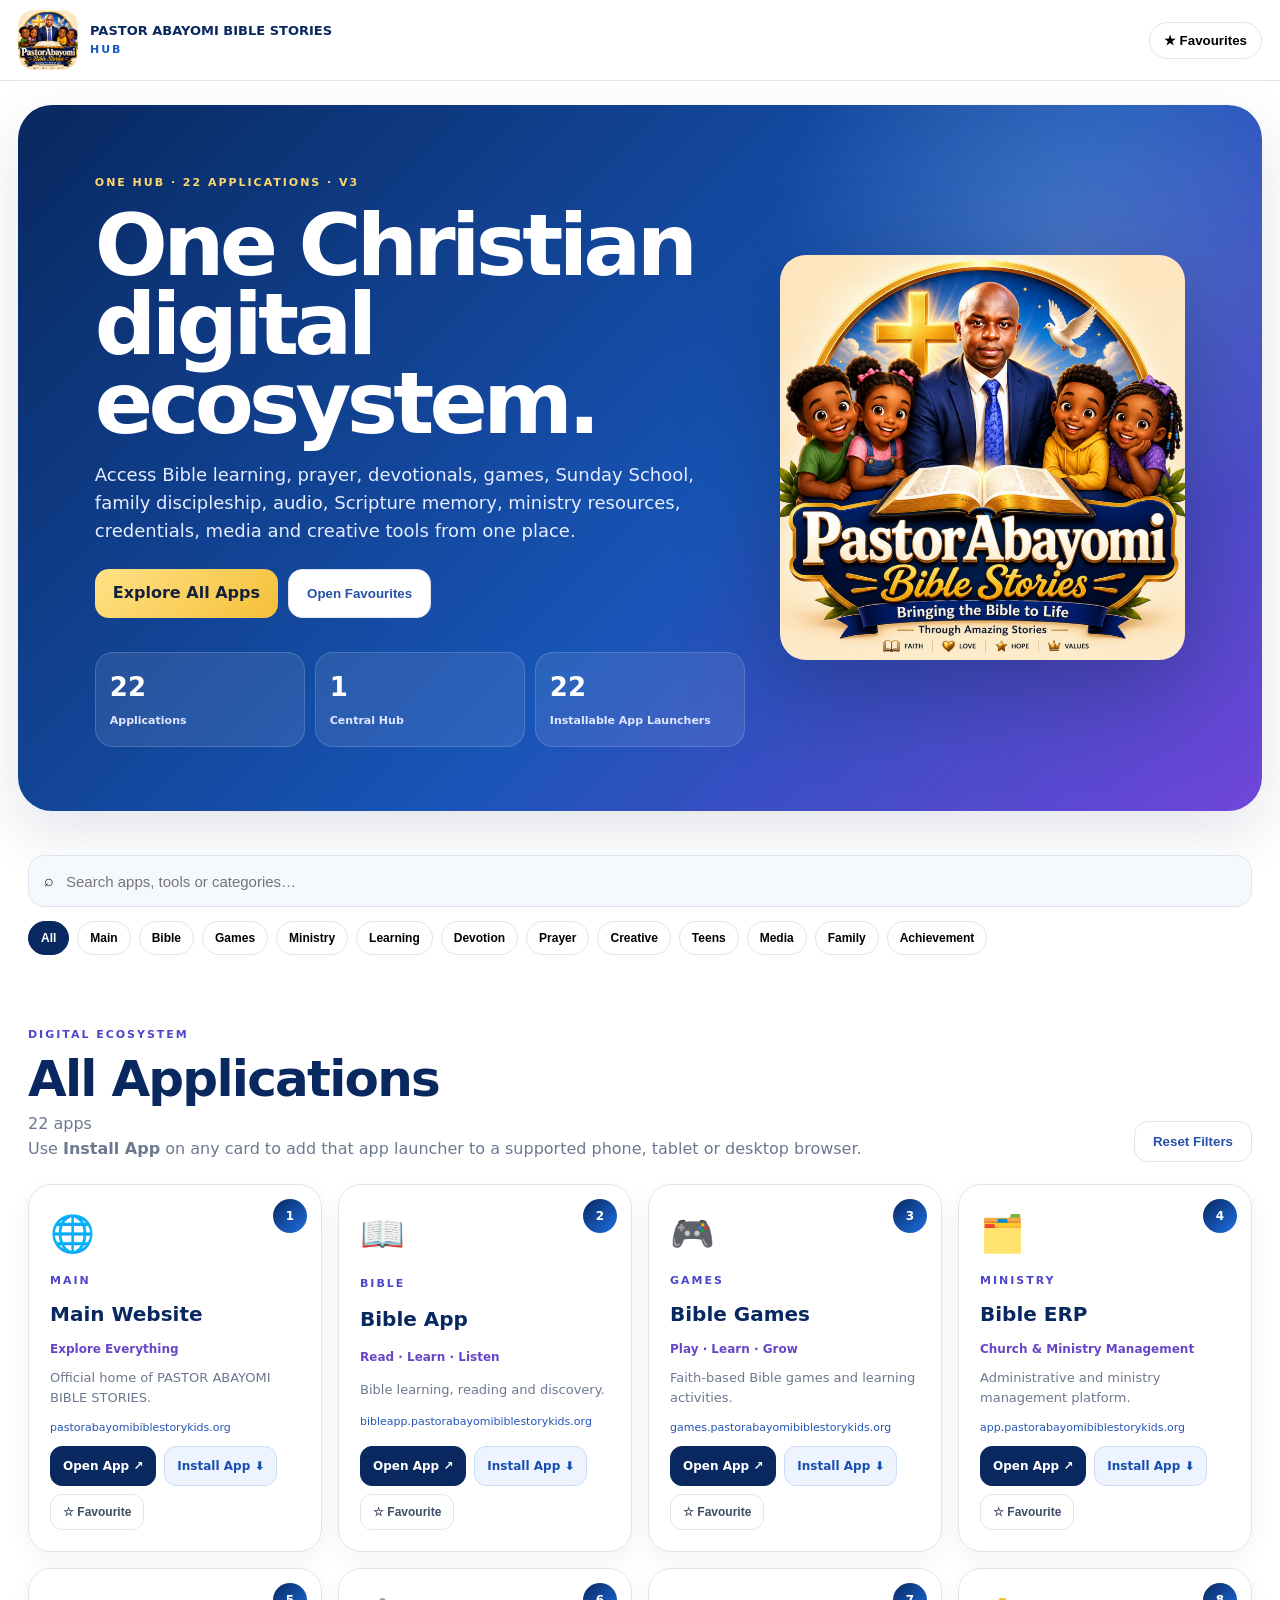
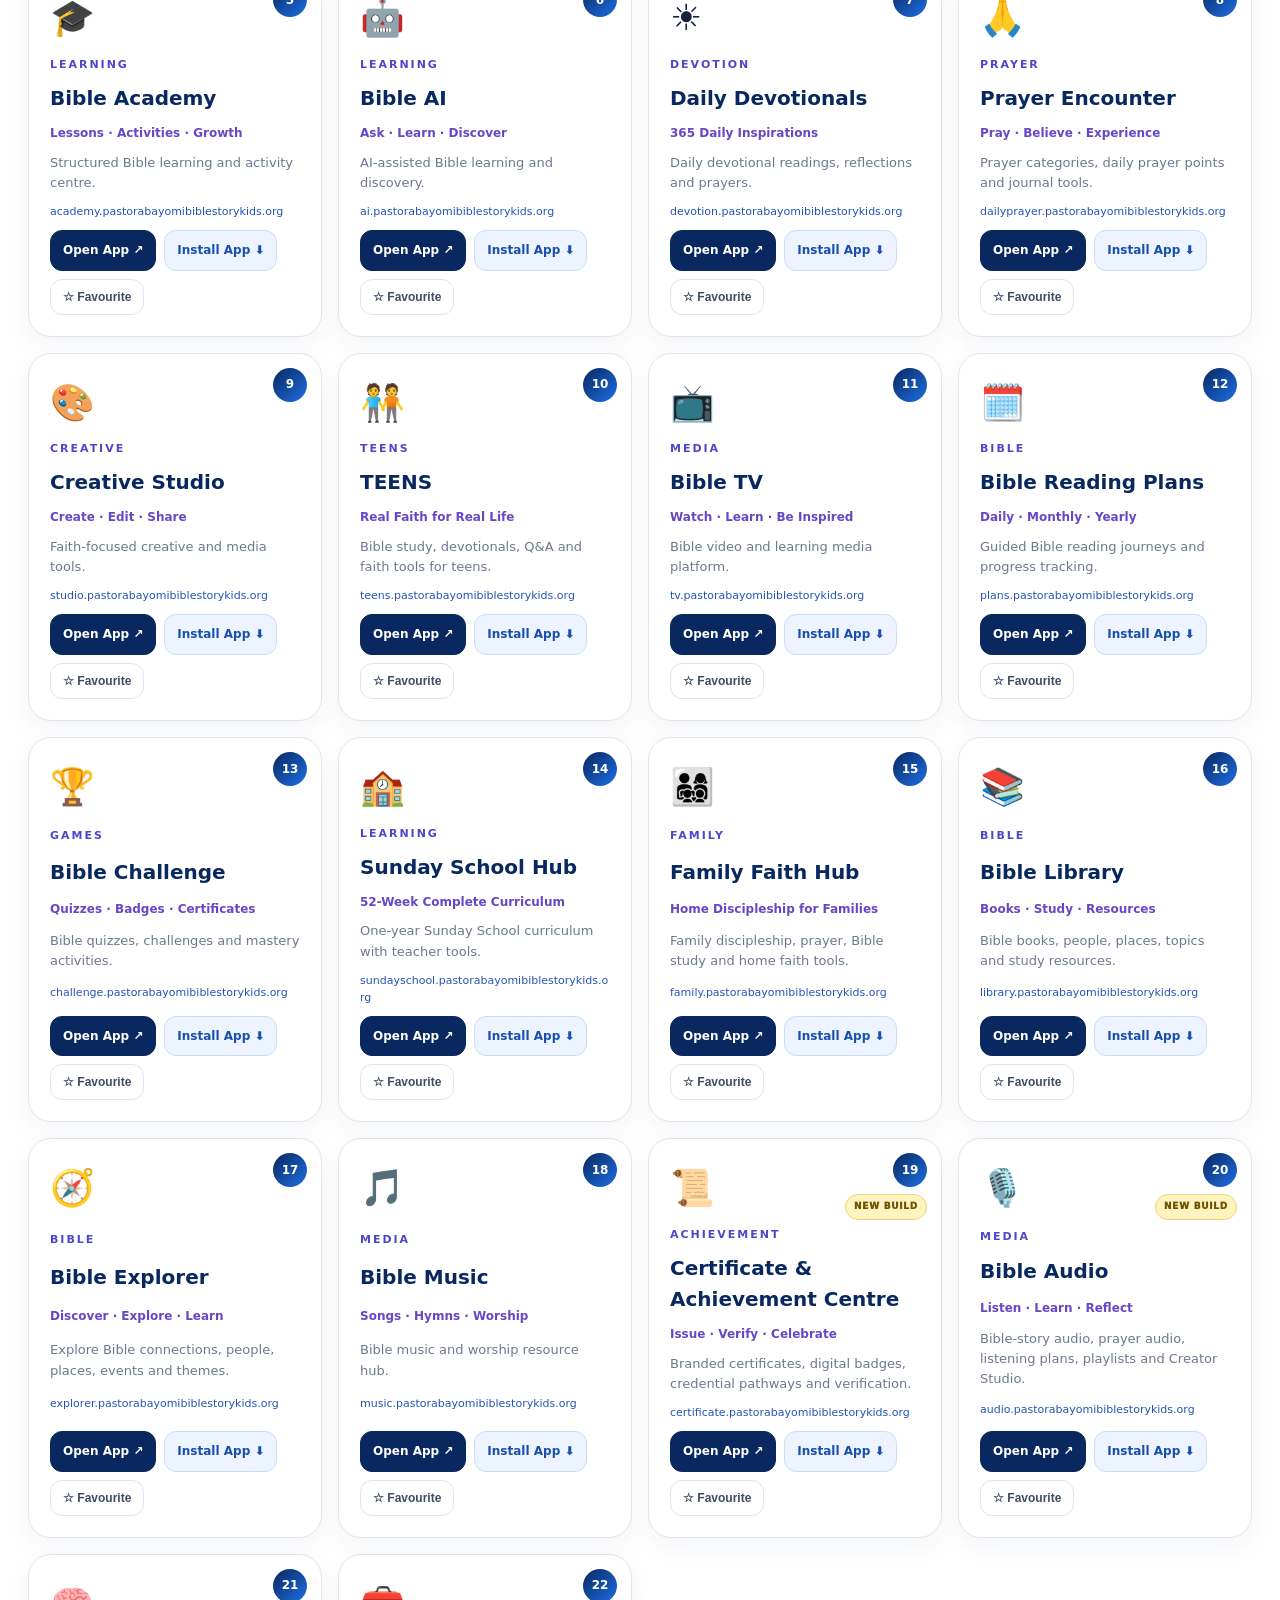
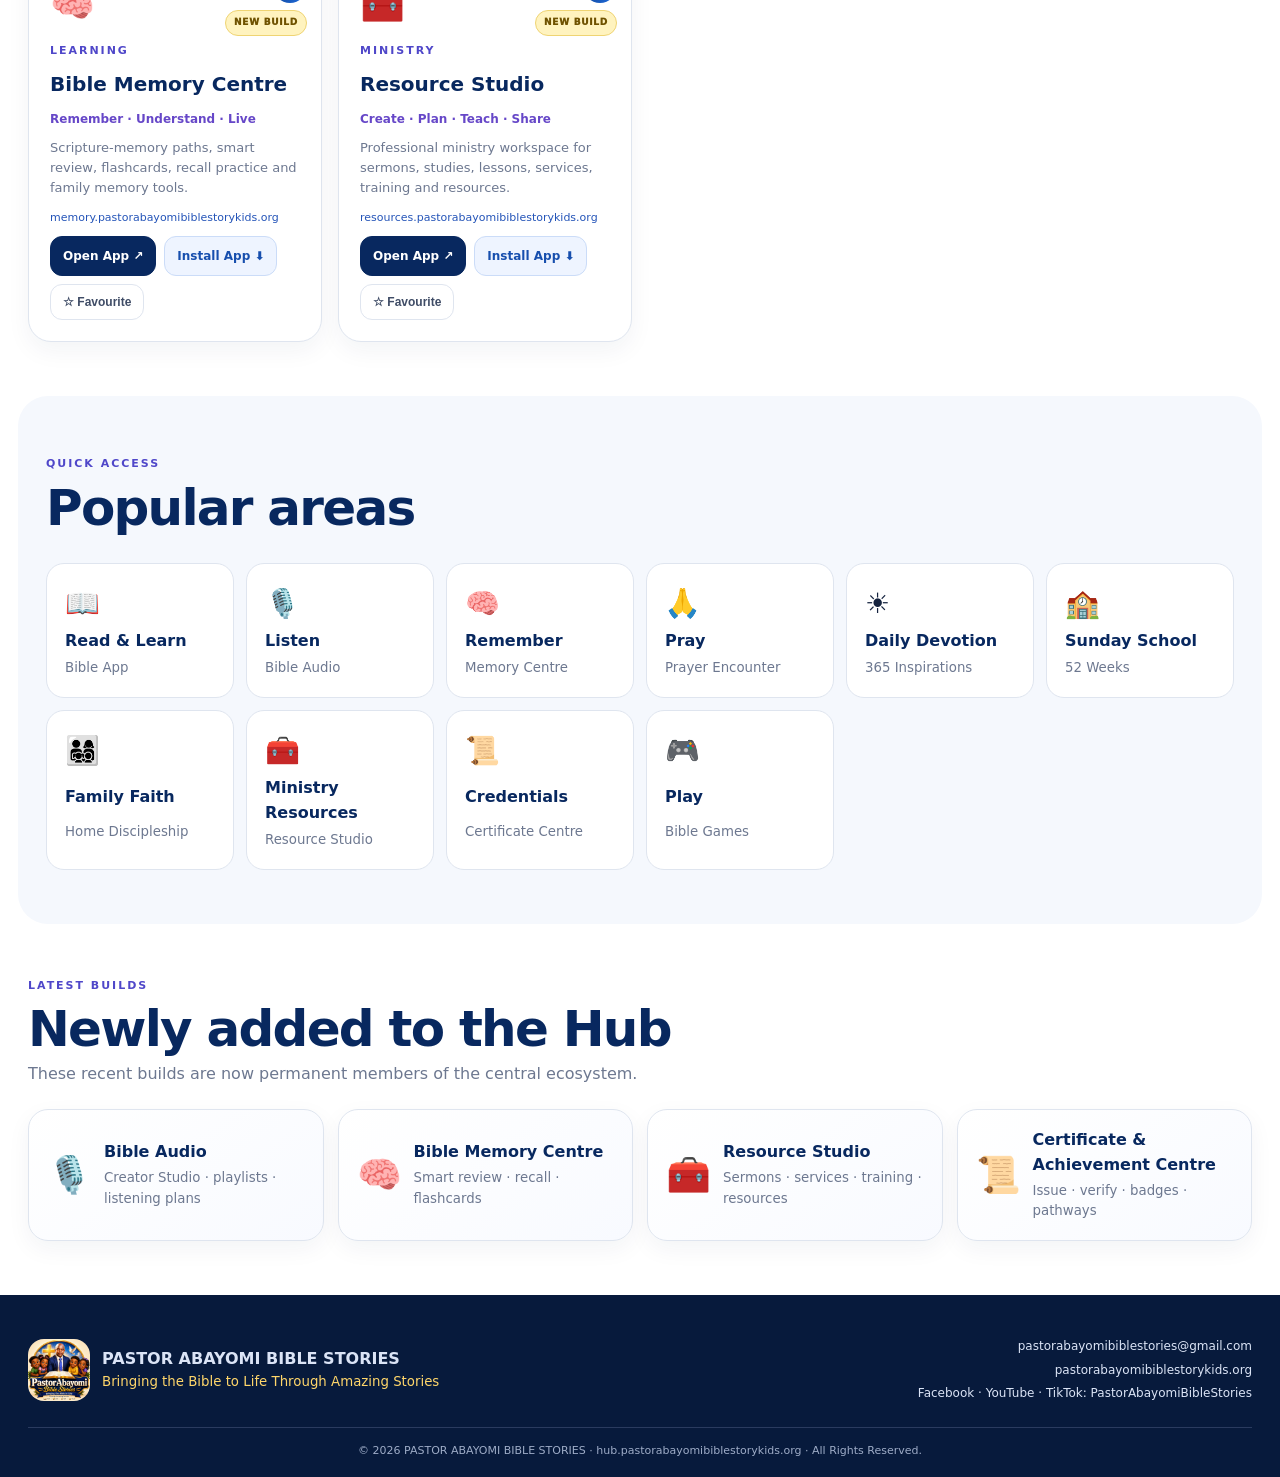
<file: index.html>
<!doctype html><html lang="en"><head><meta charset="utf-8"><meta name="viewport" content="width=device-width,initial-scale=1"><meta name="theme-color" content="#0a2b66"><title>PASTOR ABAYOMI BIBLE STORIES HUB</title><meta name="description" content="Central gateway to all PASTOR ABAYOMI BIBLE STORIES digital applications."><link rel="icon" href="assets/brand-logo.png"><link rel="manifest" href="manifest.webmanifest"><link rel="stylesheet" href="styles.css"></head><body><a class="skip" href="#apps">Skip to apps</a><header class="topbar"><a class="brand" href="index.html"><img src="assets/brand-logo.png" alt="PASTOR ABAYOMI BIBLE STORIES logo"><span><b>PASTOR ABAYOMI BIBLE STORIES</b><small>HUB</small></span></a><div class="top-actions"><button id="favOnly" class="chip">★ Favourites</button><button id="menuBtn" class="menu">☰</button></div></header><main><section class="hero"><div class="hero-copy"><span class="eyebrow">ONE HUB · 22 APPLICATIONS · v3</span><h1>One Christian digital ecosystem.</h1><p>Access Bible learning, prayer, devotionals, games, Sunday School, family discipleship, audio, Scripture memory, ministry resources, credentials, media and creative tools from one place.</p><div class="hero-actions"><a class="btn primary" href="#apps">Explore All Apps</a><button class="btn secondary" id="openFavHero">Open Favourites</button></div><div class="stats"><div><b>22</b><span>Applications</span></div><div><b>1</b><span>Central Hub</span></div><div><b>22</b><span>Installable App Launchers</span></div></div></div><div class="hero-logo"><img src="assets/brand-logo.png" alt="PASTOR ABAYOMI BIBLE STORIES"></div></section><section class="toolbar" id="apps"><div class="searchbox">⌕ <input id="searchInput" placeholder="Search apps, tools or categories…"></div><div class="filters" id="filters"></div></section><section class="section"><div class="section-head"><div><span class="eyebrow dark">DIGITAL ECOSYSTEM</span><h2>All Applications</h2><p id="resultCount">22 apps</p><p class="pwa-note">Use <b>Install App</b> on any card to add that app launcher to a supported phone, tablet or desktop browser.</p></div><button class="btn secondary" id="clearFilters">Reset Filters</button></div><div class="app-grid" id="appGrid"></div><div class="empty" id="emptyState" hidden>No matching applications found.</div></section><section class="section soft"><div class="section-head"><div><span class="eyebrow dark">QUICK ACCESS</span><h2>Popular areas</h2></div></div><div class="quick-grid">
<a href="https://bibleapp.pastorabayomibiblestorykids.org" target="_blank" rel="noopener"><span>📖</span><b>Read & Learn</b><small>Bible App</small></a>
<a href="https://audio.pastorabayomibiblestorykids.org" target="_blank" rel="noopener"><span>🎙️</span><b>Listen</b><small>Bible Audio</small></a>
<a href="https://memory.pastorabayomibiblestorykids.org" target="_blank" rel="noopener"><span>🧠</span><b>Remember</b><small>Memory Centre</small></a>
<a href="https://dailyprayer.pastorabayomibiblestorykids.org" target="_blank" rel="noopener"><span>🙏</span><b>Pray</b><small>Prayer Encounter</small></a>
<a href="https://devotion.pastorabayomibiblestorykids.org" target="_blank" rel="noopener"><span>☀️</span><b>Daily Devotion</b><small>365 Inspirations</small></a>
<a href="https://sundayschool.pastorabayomibiblestorykids.org" target="_blank" rel="noopener"><span>🏫</span><b>Sunday School</b><small>52 Weeks</small></a>
<a href="https://family.pastorabayomibiblestorykids.org" target="_blank" rel="noopener"><span>👨‍👩‍👧‍👦</span><b>Family Faith</b><small>Home Discipleship</small></a>
<a href="https://resources.pastorabayomibiblestorykids.org" target="_blank" rel="noopener"><span>🧰</span><b>Ministry Resources</b><small>Resource Studio</small></a>
<a href="https://certificate.pastorabayomibiblestorykids.org" target="_blank" rel="noopener"><span>📜</span><b>Credentials</b><small>Certificate Centre</small></a>
<a href="https://games.pastorabayomibiblestorykids.org" target="_blank" rel="noopener"><span>🎮</span><b>Play</b><small>Bible Games</small></a>
</div></section>
<section class="section latest-section"><div class="section-head"><div><span class="eyebrow dark">LATEST BUILDS</span><h2>Newly added to the Hub</h2><p>These recent builds are now permanent members of the central ecosystem.</p></div></div><div class="latest-grid">
<a href="https://audio.pastorabayomibiblestorykids.org" target="_blank" rel="noopener"><span>🎙️</span><div><b>Bible Audio</b><small>Creator Studio · playlists · listening plans</small></div></a>
<a href="https://memory.pastorabayomibiblestorykids.org" target="_blank" rel="noopener"><span>🧠</span><div><b>Bible Memory Centre</b><small>Smart review · recall · flashcards</small></div></a>
<a href="https://resources.pastorabayomibiblestorykids.org" target="_blank" rel="noopener"><span>🧰</span><div><b>Resource Studio</b><small>Sermons · services · training · resources</small></div></a>
<a href="https://certificate.pastorabayomibiblestorykids.org" target="_blank" rel="noopener"><span>📜</span><div><b>Certificate & Achievement Centre</b><small>Issue · verify · badges · pathways</small></div></a>
</div></section></main><footer><div class="footer-inner"><div class="footer-brand"><img src="assets/brand-logo.png" alt=""><div><b>PASTOR ABAYOMI BIBLE STORIES</b><small>Bringing the Bible to Life Through Amazing Stories</small></div></div><div class="footer-meta"><a href="mailto:pastorabayomibiblestories@gmail.com">pastorabayomibiblestories@gmail.com</a><a href="https://pastorabayomibiblestorykids.org" target="_blank" rel="noopener">pastorabayomibiblestorykids.org</a><span>Facebook · YouTube · TikTok: PastorAbayomiBibleStories</span></div></div><div class="footer-bottom">© 2026 PASTOR ABAYOMI BIBLE STORIES · hub.pastorabayomibiblestorykids.org · All Rights Reserved.</div></footer><script src="apps.js"></script><script src="app.js"></script><script>if('serviceWorker'in navigator)addEventListener('load',()=>navigator.serviceWorker.register('sw.js').catch(()=>{}));</script></body></html>
</file>
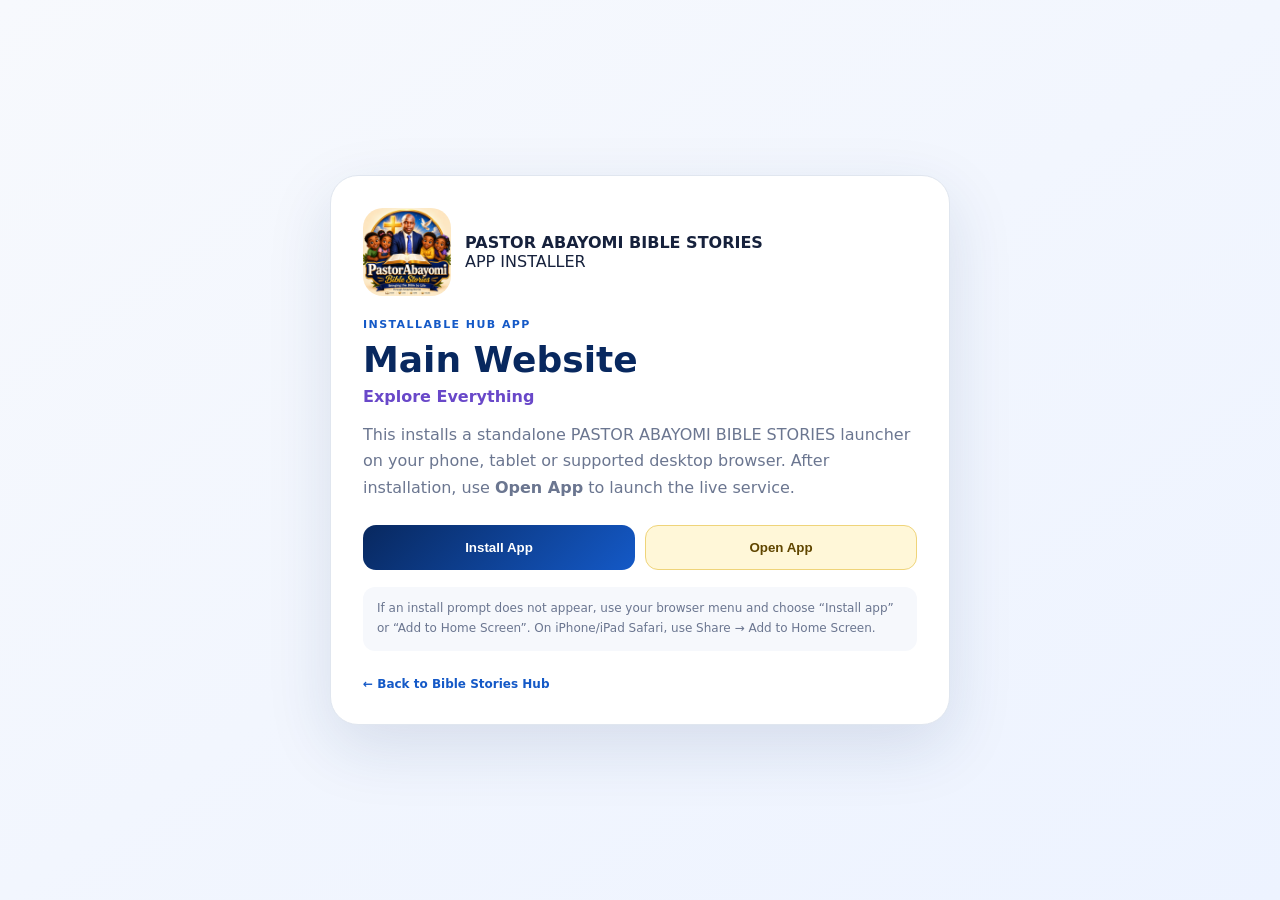
<file: pwa/index.html>
<!doctype html>
<html lang="en"><head><meta charset="utf-8"><meta name="viewport" content="width=device-width,initial-scale=1"><meta name="theme-color" content="#08285f"><title>PASTOR ABAYOMI BIBLE STORIES App Installer</title><link id="manifestLink" rel="manifest"><link rel="apple-touch-icon" href="/pwa/icon-192.png"><style>
:root{--navy:#08285f;--blue:#1459c7;--gold:#f5bf37;--ink:#16213c;--muted:#6b7690;--line:#e0e6ef;--soft:#f6f8fc}*{box-sizing:border-box}body{margin:0;font-family:Inter,system-ui,-apple-system,"Segoe UI",Arial,sans-serif;background:linear-gradient(145deg,#f7f9fd,#edf3ff);color:var(--ink);min-height:100vh;display:grid;place-items:center;padding:22px}.card{max-width:620px;width:100%;background:#fff;border:1px solid var(--line);border-radius:28px;padding:32px;box-shadow:0 22px 65px #173b6820}.brand{display:flex;align-items:center;gap:14px}.brand img{width:88px;height:88px;border-radius:20px;object-fit:cover}.eyebrow{font-size:11px;font-weight:900;letter-spacing:.13em;color:var(--blue);text-transform:uppercase;margin-top:22px}h1{color:var(--navy);font-size:36px;line-height:1.05;margin:10px 0 8px}p{line-height:1.65;color:var(--muted)}.tag{font-weight:800;color:#6948c9}.actions{display:grid;grid-template-columns:1fr 1fr;gap:10px;margin-top:24px}button{border:0;border-radius:13px;padding:14px;font-weight:900;cursor:pointer}.install{background:linear-gradient(135deg,var(--navy),var(--blue));color:#fff}.open{background:#fff7d8;color:#604600;border:1px solid #efd47a}.hint{font-size:12px;margin-top:17px;padding:12px 14px;border-radius:12px;background:var(--soft)}.home{display:inline-block;margin-top:14px;font-size:12px;font-weight:800;color:var(--blue);text-decoration:none}@media(max-width:520px){.card{padding:24px}.actions{grid-template-columns:1fr}h1{font-size:30px}.brand img{width:72px;height:72px}}
</style></head><body><main class="card"><div class="brand"><img src="/pwa/icon-192.png" alt="PASTOR ABAYOMI BIBLE STORIES"><div><b>PASTOR ABAYOMI BIBLE STORIES</b><div>APP INSTALLER</div></div></div><div class="eyebrow">INSTALLABLE HUB APP</div><h1 id="name">Bible App</h1><div class="tag" id="tag"></div><p>This installs a standalone PASTOR ABAYOMI BIBLE STORIES launcher on your phone, tablet or supported desktop browser. After installation, use <b>Open App</b> to launch the live service.</p><div class="actions"><button class="install" id="install">Install App</button><button class="open" id="open">Open App</button></div><p class="hint" id="hint">If an install prompt does not appear, use your browser menu and choose “Install app” or “Add to Home Screen”. On iPhone/iPad Safari, use Share → Add to Home Screen.</p><a class="home" href="/">← Back to Bible Stories Hub</a></main><script src="/pwa/apps.js"></script><script>
const q=new URLSearchParams(location.search),slug=q.get('app'),all=window.PABS_PWA_APPS||{},app=all[slug]||Object.values(all)[0];
document.title=app.name+' | Install';document.getElementById('name').textContent=app.name;document.getElementById('tag').textContent=app.tag||'';document.getElementById('manifestLink').href='/pwa/manifests/'+slug+'.webmanifest';
let deferred=null;window.addEventListener('beforeinstallprompt',e=>{e.preventDefault();deferred=e;document.getElementById('hint').textContent='This app launcher is ready to install.'});
document.getElementById('install').onclick=async()=>{if(deferred){deferred.prompt();await deferred.userChoice;deferred=null}else{document.getElementById('hint').textContent=/iphone|ipad|ipod/i.test(navigator.userAgent)?'On Safari: tap Share, then Add to Home Screen.':'Open the browser menu and choose Install app or Add to Home Screen.'}};
document.getElementById('open').onclick=()=>window.open(app.url,'_blank','noopener,noreferrer');
if('serviceWorker'in navigator)navigator.serviceWorker.register('/pwa/sw.js').catch(()=>{});
</script></body></html>
</file>
<file: styles.css>
:root{--navy:#08285f;--blue:#1459c7;--royal:#1f6fe5;--gold:#f5bf37;--ink:#15233f;--muted:#6d7890;--line:#dfe5ef;--soft:#f5f8fd;--white:#fff;--shadow:0 22px 60px rgba(16,38,80,.12);--max:1440px}*{box-sizing:border-box}html{scroll-behavior:smooth}body{margin:0;font-family:Inter,system-ui,-apple-system,"Segoe UI",Arial,sans-serif;color:var(--ink);background:#fff;line-height:1.55}a{color:inherit}.skip{position:absolute;left:-9999px;top:8px;background:#fff;padding:10px;z-index:1000}.skip:focus{left:8px}.topbar{position:sticky;top:0;z-index:50;display:flex;justify-content:space-between;align-items:center;gap:18px;padding:10px max(18px,calc((100vw - var(--max))/2 + 22px));background:rgba(255,255,255,.96);backdrop-filter:blur(14px);border-bottom:1px solid var(--line)}.brand{display:flex;align-items:center;gap:12px;text-decoration:none}.brand img{width:60px;height:60px;border-radius:16px;object-fit:cover}.brand span{display:grid;line-height:1.05}.brand b{font-size:13px;color:var(--navy)}.brand small{font-size:11px;font-weight:900;letter-spacing:.18em;color:var(--blue);margin-top:6px}.top-actions{display:flex;gap:8px}.chip,.menu{border:1px solid var(--line);background:#fff;border-radius:999px;padding:10px 14px;font-weight:800;cursor:pointer}.menu{display:none}main{max-width:var(--max);margin:auto}.hero{margin:24px 18px 0;border-radius:34px;display:grid;grid-template-columns:1.3fr .8fr;gap:28px;align-items:center;padding:64px clamp(24px,6vw,78px);background:radial-gradient(circle at 85% 20%,rgba(255,255,255,.18),transparent 25%),linear-gradient(135deg,#08285f,#1855b7 57%,#7145d9);color:#fff;box-shadow:var(--shadow);overflow:hidden}.eyebrow{font-size:11px;letter-spacing:.18em;text-transform:uppercase;font-weight:900;color:#ffd86d}.eyebrow.dark{color:#4f47c9}.hero h1{font-size:clamp(48px,7vw,86px);line-height:.92;letter-spacing:-.055em;margin:12px 0 18px;max-width:860px}.hero p{font-size:18px;color:#e6edff;max-width:850px}.hero-actions{display:flex;gap:10px;flex-wrap:wrap;margin-top:24px}.btn{border:0;border-radius:14px;padding:12px 18px;text-decoration:none;font-weight:900;cursor:pointer;display:inline-flex;align-items:center;justify-content:center}.primary{background:linear-gradient(135deg,#ffe288,#f5bf37);color:#14213b}.secondary{background:#fff;color:#2651aa;border:1px solid var(--line)}.stats{display:grid;grid-template-columns:repeat(3,1fr);gap:10px;margin-top:34px;max-width:650px}.stats div{background:rgba(255,255,255,.09);border:1px solid rgba(255,255,255,.15);border-radius:18px;padding:14px}.stats b{display:block;font-size:26px}.stats span{font-size:11px;color:#dfe8ff;font-weight:800}.hero-logo{display:grid;place-items:center}.hero-logo img{width:min(100%,420px);filter:drop-shadow(0 26px 48px rgba(0,0,0,.25));border-radius:26px}.toolbar{padding:44px 28px 12px;display:grid;gap:14px}.searchbox{display:flex;align-items:center;gap:10px;border:1px solid var(--line);background:var(--soft);border-radius:16px;padding:13px 15px}.searchbox input{border:0;background:transparent;outline:0;width:100%;font-size:15px}.filters{display:flex;flex-wrap:wrap;gap:8px}.filter{border:1px solid var(--line);background:#fff;border-radius:999px;padding:9px 12px;font-size:12px;font-weight:850;cursor:pointer}.filter.active{background:var(--navy);color:#fff;border-color:var(--navy)}.section{padding:54px 28px}.soft{margin:0 18px 28px;background:var(--soft);border-radius:30px}.section-head{display:flex;justify-content:space-between;align-items:end;gap:18px;margin-bottom:22px}.section-head h2{font-size:clamp(32px,4vw,50px);line-height:1;margin:8px 0;color:var(--navy);letter-spacing:-.035em}.section-head p{margin:0;color:var(--muted)}.app-grid{display:grid;grid-template-columns:repeat(4,1fr);gap:16px}.app-card{position:relative;border:1px solid var(--line);border-radius:23px;background:#fff;padding:21px;box-shadow:0 9px 25px rgba(16,38,80,.05);display:grid;gap:10px;min-height:260px;transition:.22s ease}.app-card:hover{transform:translateY(-4px);box-shadow:0 18px 40px rgba(16,38,80,.11)}.app-card .num{position:absolute;top:14px;right:14px;width:34px;height:34px;border-radius:50%;display:grid;place-items:center;background:linear-gradient(135deg,var(--navy),var(--royal));color:#fff;font-weight:900;font-size:12px}.app-icon{font-size:36px}.app-card h3{font-size:20px;margin:0;color:var(--navy)}.app-tag{font-size:12px;font-weight:900;color:#6647c8}.app-card p{margin:0;color:var(--muted);font-size:13px}.app-url{font-size:11px;word-break:break-all;color:#2454b8}.card-actions{display:flex;gap:8px;flex-wrap:wrap;margin-top:auto}.open-btn,.fav-btn{border-radius:12px;padding:10px 12px;font-size:12px;font-weight:900;cursor:pointer}.open-btn{background:var(--navy);color:#fff;text-decoration:none;border:1px solid var(--navy)}.fav-btn{background:#fff;color:#3f4c66;border:1px solid var(--line)}.fav-btn.active{background:#fff7d8;border-color:#efd476;color:#6b5200}.quick-grid{display:grid;grid-template-columns:repeat(6,1fr);gap:12px}.quick-grid a{text-decoration:none;border:1px solid var(--line);border-radius:18px;padding:18px;background:#fff;display:grid;gap:4px}.quick-grid span{font-size:28px}.quick-grid b{color:var(--navy)}.quick-grid small{color:var(--muted)}.empty{padding:48px;text-align:center;border:1px dashed var(--line);border-radius:18px;color:var(--muted)}footer{background:#071a3c;color:#dbe4f6;padding:42px 28px 18px}.footer-inner{max-width:var(--max);margin:auto;display:grid;grid-template-columns:1fr 1fr;gap:18px}.footer-brand{display:flex;gap:12px;align-items:center}.footer-brand img{width:62px;height:62px;border-radius:16px}.footer-brand div{display:grid}.footer-brand small{color:#ffd66a}.footer-meta{display:grid;justify-content:end;text-align:right;gap:5px;font-size:12px}.footer-meta a{text-decoration:none}.footer-bottom{max-width:var(--max);margin:24px auto 0;border-top:1px solid #2a3b5f;padding-top:14px;color:#9eacc7;font-size:11px;text-align:center}@media(max-width:1180px){.app-grid{grid-template-columns:repeat(3,1fr)}.quick-grid{grid-template-columns:repeat(3,1fr)}}@media(max-width:900px){.hero{grid-template-columns:1fr}.hero-logo img{width:min(72vw,360px)}.app-grid{grid-template-columns:repeat(2,1fr)}.section-head{align-items:stretch;flex-direction:column}.footer-inner{grid-template-columns:1fr}.footer-meta{justify-content:start;text-align:left}}@media(max-width:650px){.hero{margin:12px 8px;padding:44px 22px}.section,.toolbar{padding-left:16px;padding-right:16px}.soft{margin:0 8px 20px}.app-grid,.quick-grid,.stats{grid-template-columns:1fr}.brand b{font-size:11px}.brand img{width:50px;height:50px}.chip{display:none}.menu{display:block}.hero h1{font-size:48px}.app-card{min-height:0}}

.install-btn{background:#eef4ff;color:#174fae;border:1px solid #cbdcf8;border-radius:12px;padding:10px 12px;font-size:12px;font-weight:900;cursor:pointer;text-decoration:none}.install-btn:hover{background:#dfeaff}.card-actions{align-items:center}

.new-badge{position:absolute;top:55px;right:14px;border-radius:999px;padding:5px 8px;background:#fff3bf;color:#6f5200;border:1px solid #efd473;font-size:9px;font-weight:950;letter-spacing:.08em}
.latest-grid{display:grid;grid-template-columns:repeat(4,1fr);gap:14px}.latest-grid a{display:flex;gap:12px;align-items:center;text-decoration:none;border:1px solid var(--line);border-radius:20px;padding:18px;background:linear-gradient(145deg,#fff,#f8faff);box-shadow:0 8px 23px rgba(16,38,80,.05)}.latest-grid span{font-size:36px}.latest-grid div{display:grid}.latest-grid b{color:var(--navy)}.latest-grid small{color:var(--muted);margin-top:3px}.latest-section{padding-top:20px}
@media(max-width:1180px){.latest-grid{grid-template-columns:repeat(2,1fr)}}@media(max-width:650px){.latest-grid{grid-template-columns:1fr}}
</file>
